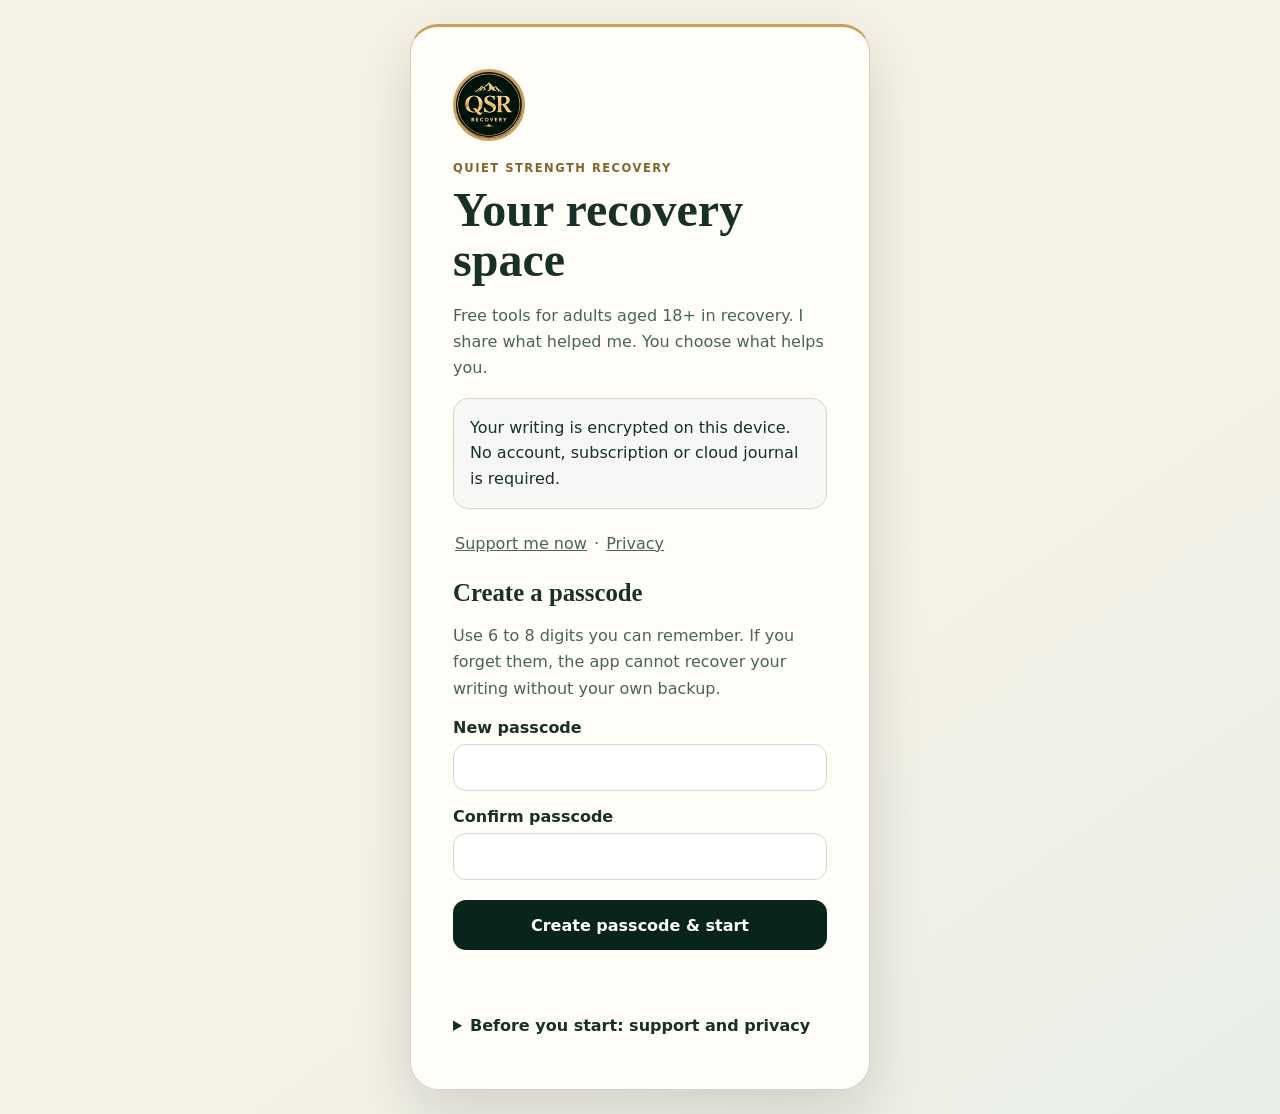
<file: index.html>
<!doctype html>
<html lang="en">
<head>
  <meta charset="utf-8" />
  <meta name="viewport" content="width=device-width, initial-scale=1, viewport-fit=cover" />
  <meta name="theme-color" content="#08241B" />
  <meta name="description" content="A free, optional self-guided recovery guide based on lived experience, with private on-device reflections, daily check-ins and practical tools." />
  <meta name="robots" content="index,follow" />
  <meta property="og:type" content="website" />
  <meta property="og:title" content="Quiet Strength Recovery — Free Recovery Guide" />
  <meta property="og:description" content="A free, optional self-guided recovery guide based on lived experience. Use what helps, leave what does not, at your own pace." />
  <meta property="og:image" content="https://quietstrengthrecovery.co.uk/apps/strength/assets/icon-512.png" />
  <meta property="og:image:alt" content="Quiet Strength Recovery QSR roundel logo" />
  <meta name="twitter:image" content="https://quietstrengthrecovery.co.uk/apps/strength/assets/icon-512.png" />
  <meta name="twitter:card" content="summary" />
  <meta name="twitter:title" content="Quiet Strength Recovery — Free Recovery Guide" />
  <meta name="twitter:description" content="A free, optional self-guided recovery guide based on lived experience. Use what helps, leave what does not, at your own pace." />
  <meta name="referrer" content="no-referrer" />
  <title>Quiet Strength Recovery | Free Recovery Guide</title>
  <link rel="manifest" href="manifest.webmanifest" />
  <link rel="icon" href="assets/icon.svg" />
  <link rel="apple-touch-icon" href="assets/icon-192.png" />
  <link rel="stylesheet" href="styles.css" />
  <link rel="stylesheet" href="explore.css" />
  <link rel="stylesheet" href="next-step.css" />
</head>
<body>
  <div id="app"></div>
  <noscript>This app needs JavaScript enabled.</noscript>
  <script src="support-now.js"></script>
  <script src="explore.js"></script>
  <script src="app.js"></script>
</body>
</html>
</file>
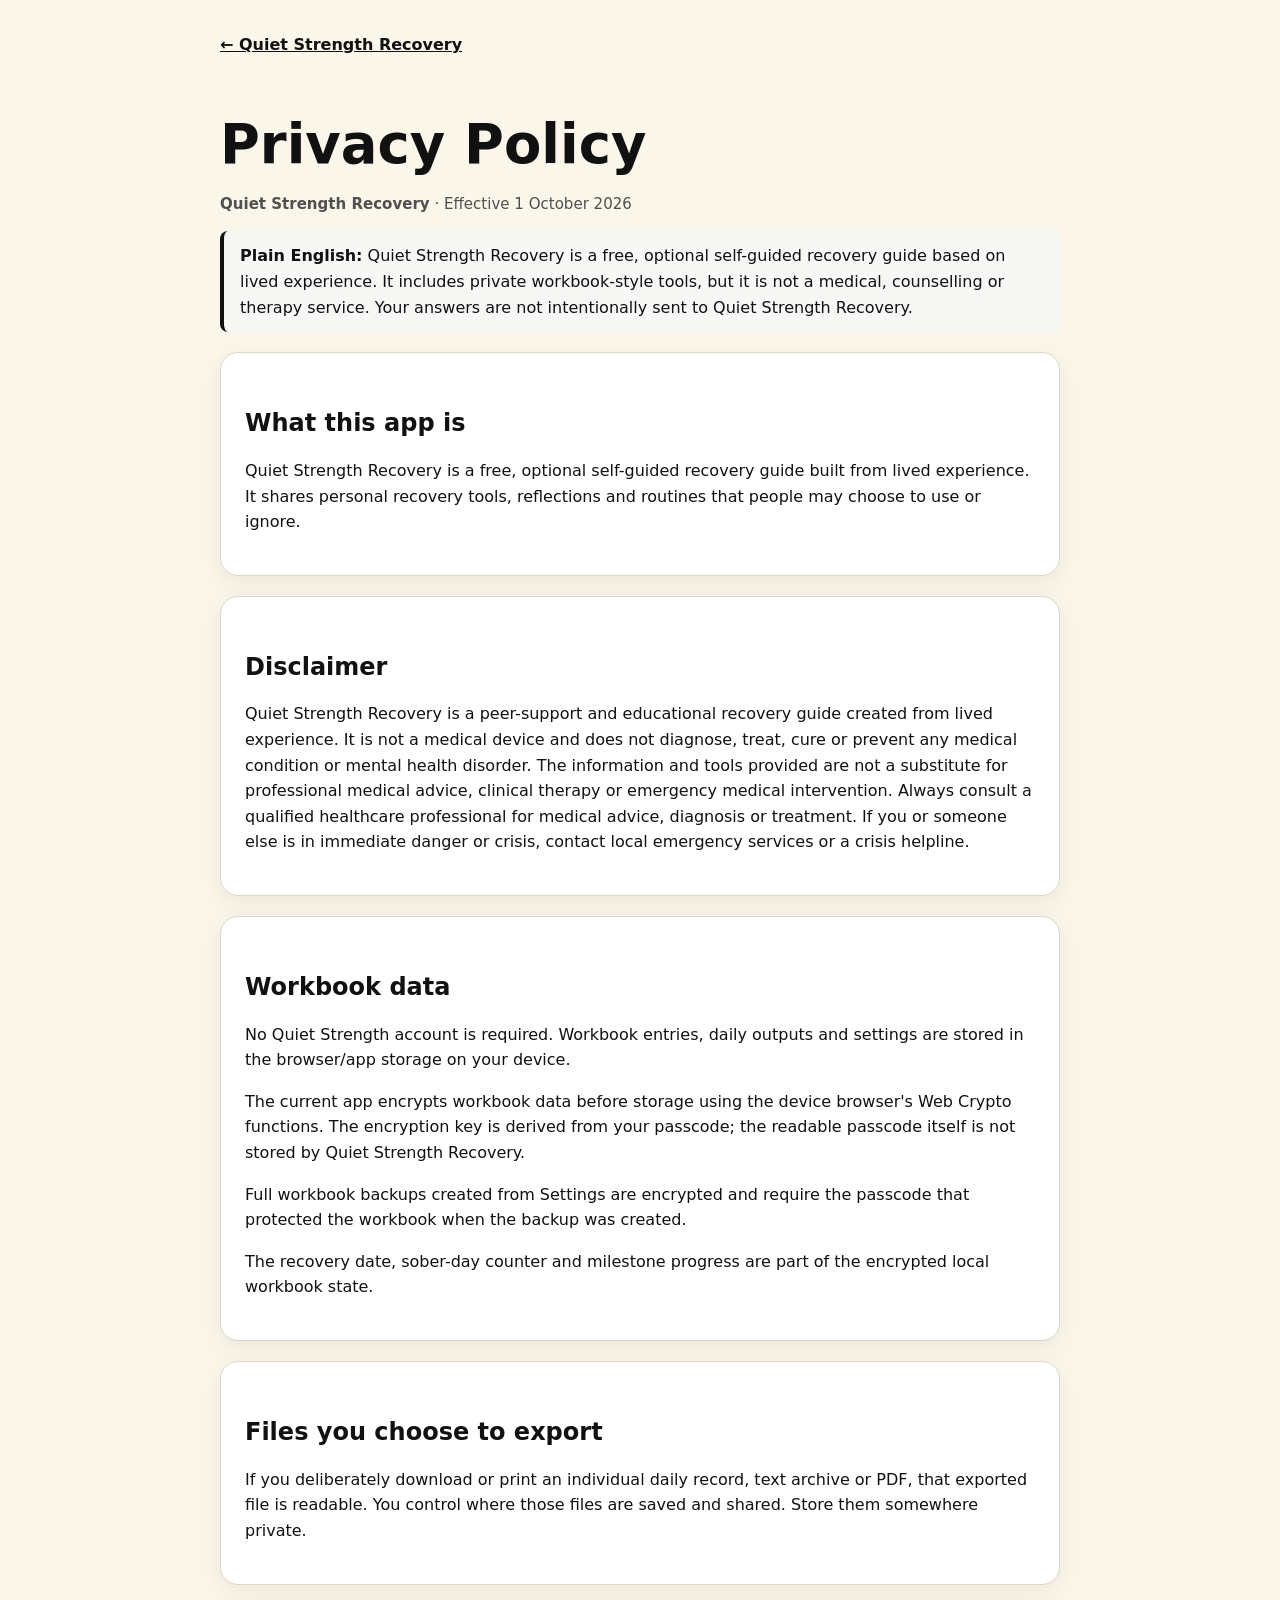
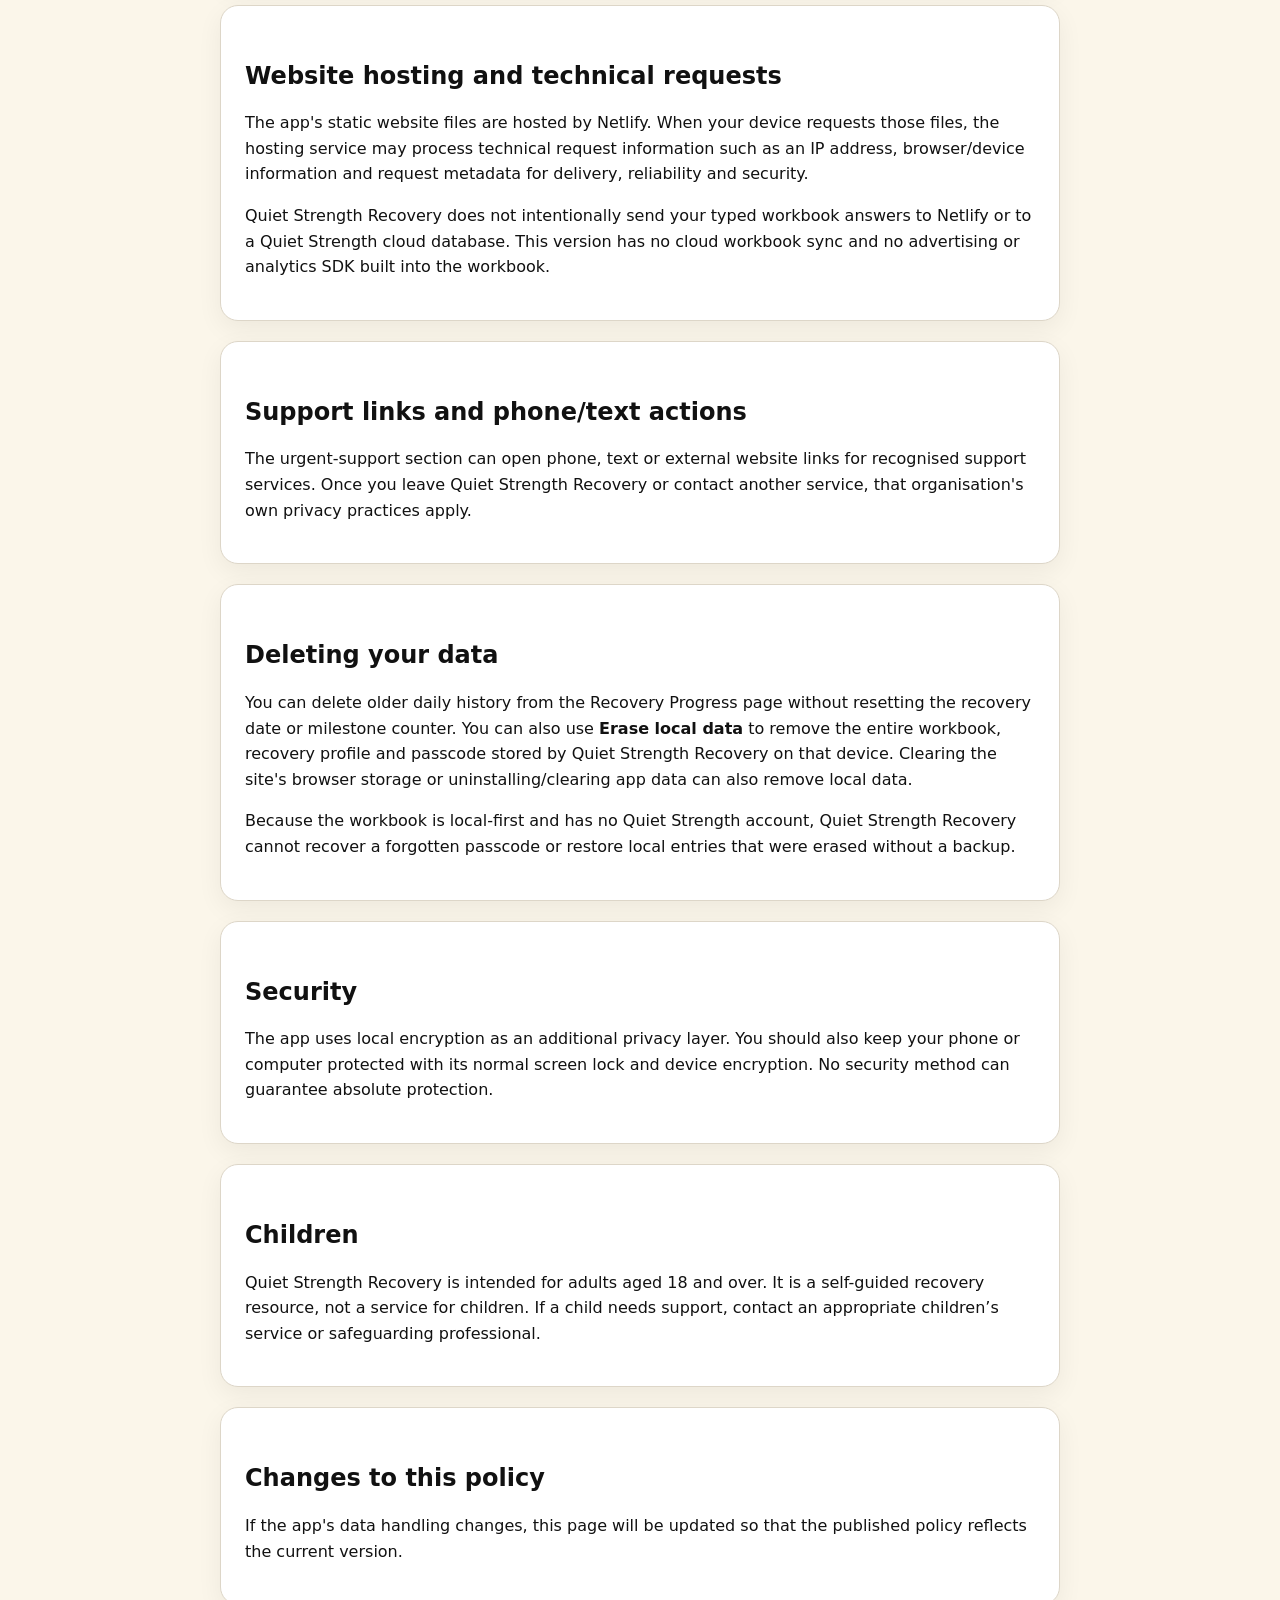
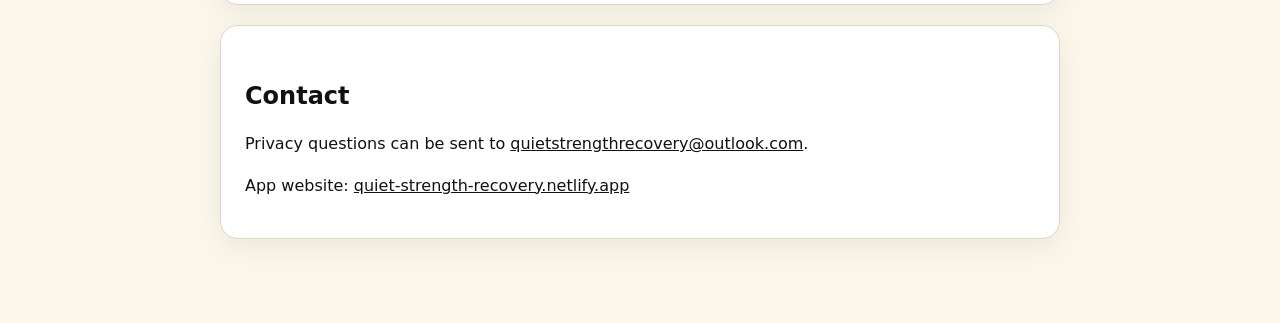
<file: privacy-policy.html>
<!doctype html>
<html lang="en">
<head>
  <meta charset="utf-8">
  <meta name="viewport" content="width=device-width, initial-scale=1">
  <meta name="theme-color" content="#111111">
  <title>Privacy Policy | Quiet Strength Recovery</title>
  <style>
    :root{font-family:system-ui,-apple-system,BlinkMacSystemFont,"Segoe UI",sans-serif;color:#111111;background:#FBF6EA;line-height:1.6}
    body{margin:0}.wrap{max-width:840px;margin:auto;padding:32px 20px 64px}h1,h2{line-height:1.2}h1{font-size:clamp(2rem,6vw,3.4rem);margin-bottom:.3rem}h2{margin-top:2rem}a{color:#111111}code{overflow-wrap:anywhere}.card{background:#FFFFFF;border:1px solid #DDD6C8;border-radius:18px;padding:24px;margin:20px 0;box-shadow:0 8px 26px rgba(17,17,17,.06)}.small{font-size:.94rem;color:#505050}.back{display:inline-block;margin-bottom:18px;font-weight:700}.notice{border-left:4px solid #111111;padding:12px 16px;background:#F7F7F5;border-radius:8px}
  </style>
</head>
<body>
<main class="wrap">
  <a class="back" href="/">← Quiet Strength Recovery</a>
  <h1>Privacy Policy</h1>
  <p class="small"><strong>Quiet Strength Recovery</strong> · Effective 1 October 2026</p>
  <div class="notice"><strong>Plain English:</strong> Quiet Strength Recovery is a free, optional self-guided recovery guide based on lived experience. It includes private workbook-style tools, but it is not a medical, counselling or therapy service. Your answers are not intentionally sent to Quiet Strength Recovery.</div>
  <section class="card">
    <h2>What this app is</h2>
    <p>Quiet Strength Recovery is a free, optional self-guided recovery guide built from lived experience. It shares personal recovery tools, reflections and routines that people may choose to use or ignore.</p>
  </section>
  <section class="card">
    <h2>Disclaimer</h2>
    <p>Quiet Strength Recovery is a peer-support and educational recovery guide created from lived experience. It is not a medical device and does not diagnose, treat, cure or prevent any medical condition or mental health disorder. The information and tools provided are not a substitute for professional medical advice, clinical therapy or emergency medical intervention. Always consult a qualified healthcare professional for medical advice, diagnosis or treatment. If you or someone else is in immediate danger or crisis, contact local emergency services or a crisis helpline.</p>
  </section>
  <section class="card">
    <h2>Workbook data</h2>
    <p>No Quiet Strength account is required. Workbook entries, daily outputs and settings are stored in the browser/app storage on your device.</p>
    <p>The current app encrypts workbook data before storage using the device browser's Web Crypto functions. The encryption key is derived from your passcode; the readable passcode itself is not stored by Quiet Strength Recovery.</p>
    <p>Full workbook backups created from Settings are encrypted and require the passcode that protected the workbook when the backup was created.</p>
    <p>The recovery date, sober-day counter and milestone progress are part of the encrypted local workbook state.</p>
  </section>
  <section class="card">
    <h2>Files you choose to export</h2>
    <p>If you deliberately download or print an individual daily record, text archive or PDF, that exported file is readable. You control where those files are saved and shared. Store them somewhere private.</p>
  </section>
  <section class="card">
    <h2>Website hosting and technical requests</h2>
    <p>The app's static website files are hosted by Netlify. When your device requests those files, the hosting service may process technical request information such as an IP address, browser/device information and request metadata for delivery, reliability and security.</p>
    <p>Quiet Strength Recovery does not intentionally send your typed workbook answers to Netlify or to a Quiet Strength cloud database. This version has no cloud workbook sync and no advertising or analytics SDK built into the workbook.</p>
  </section>
  <section class="card">
    <h2>Support links and phone/text actions</h2>
    <p>The urgent-support section can open phone, text or external website links for recognised support services. Once you leave Quiet Strength Recovery or contact another service, that organisation's own privacy practices apply.</p>
  </section>
  <section class="card">
    <h2>Deleting your data</h2>
    <p>You can delete older daily history from the Recovery Progress page without resetting the recovery date or milestone counter. You can also use <strong>Erase local data</strong> to remove the entire workbook, recovery profile and passcode stored by Quiet Strength Recovery on that device. Clearing the site's browser storage or uninstalling/clearing app data can also remove local data.</p>
    <p>Because the workbook is local-first and has no Quiet Strength account, Quiet Strength Recovery cannot recover a forgotten passcode or restore local entries that were erased without a backup.</p>
  </section>
  <section class="card">
    <h2>Security</h2>
    <p>The app uses local encryption as an additional privacy layer. You should also keep your phone or computer protected with its normal screen lock and device encryption. No security method can guarantee absolute protection.</p>
  </section>
  <section class="card">
    <h2>Children</h2>
    <p>Quiet Strength Recovery is intended for adults aged 18 and over. It is a self-guided recovery resource, not a service for children. If a child needs support, contact an appropriate children’s service or safeguarding professional.</p>
  </section>
  <section class="card">
    <h2>Changes to this policy</h2>
    <p>If the app's data handling changes, this page will be updated so that the published policy reflects the current version.</p>
  </section>
  <section class="card">
    <h2>Contact</h2>
    <p>Privacy questions can be sent to <a href="mailto:quietstrengthrecovery@outlook.com">quietstrengthrecovery@outlook.com</a>.</p>
    <p>App website: <a href="https://quiet-strength-recovery.netlify.app/">quiet-strength-recovery.netlify.app</a></p>
  </section>
</main>
</body>
</html>
</file>
<file: styles.css>
:root{
  --navy:#111111;--navy2:#111111;--ink:#111111;--muted:#505050;--cream:#FBF6EA;--paper:#FFFFFF;
  --gold:#C9A05B;--line:#DDD6C8;--blue:#F7F7F5;--green:#F7F7F5;--rose:#F7F7F5;--lav:#F7F7F5;--sand:#FBF6EA;
  --shadow:0 12px 32px rgba(17,17,17,.09);--radius:20px
}
*{box-sizing:border-box}html,body{margin:0;min-height:100%;background:var(--cream);color:var(--ink);font-family:Inter,ui-sans-serif,system-ui,-apple-system,BlinkMacSystemFont,"Segoe UI",sans-serif}
button,input,textarea,select{font:inherit}button{cursor:pointer}a{color:inherit}.app-shell{min-height:100vh;padding-bottom:88px}
.topbar{position:sticky;top:0;z-index:30;display:flex;align-items:center;justify-content:space-between;gap:12px;padding:14px clamp(16px,4vw,34px);background:rgba(17,17,17,.95);backdrop-filter:blur(14px);border-bottom:1px solid rgba(17,17,17,.22)}
.brand{display:flex;align-items:center;gap:12px;text-decoration:none}.brand-mark{width:42px;height:42px;border-radius:50%;display:grid;place-items:center;background:var(--navy);color:#FFFFFF;font-weight:800;letter-spacing:.5px;border:2px solid var(--gold);overflow:hidden}.brand-mark img{width:100%;height:100%;display:block;object-fit:cover}
.brand-title{font-family:Georgia,"Times New Roman",serif;font-weight:700;font-size:1.05rem;line-height:1.05}.brand-sub{font-size:.72rem;color:var(--muted);margin-top:3px}.top-actions{display:flex;align-items:center;gap:8px}.status-pill{font-size:.74rem;padding:7px 10px;border-radius:999px;background:#FFFFFF;border:1px solid var(--line);white-space:nowrap}.status-dot{display:inline-block;width:7px;height:7px;border-radius:50%;background:#505050;margin-right:6px}
main{width:min(1140px,100%);margin:0 auto;padding:clamp(20px,4vw,46px)}.hero{background:linear-gradient(135deg,var(--navy),#505050);color:#FFFFFF;border-radius:28px;padding:clamp(28px,6vw,64px);box-shadow:var(--shadow);position:relative;overflow:hidden}.hero:after{content:"";position:absolute;width:260px;height:260px;border-radius:50%;border:1px solid rgba(17,17,17,.42);right:-80px;top:-80px}.eyebrow{font-size:.72rem;font-weight:800;letter-spacing:.13em;text-transform:uppercase;color:var(--gold);margin-bottom:10px}.hero h1,.page-head h1{font-family:Georgia,"Times New Roman",serif;margin:.1em 0 .28em;line-height:1.05}.hero h1{font-size:clamp(2.25rem,7vw,4.7rem)}.hero p{max-width:720px;font-size:clamp(1rem,2.5vw,1.18rem);line-height:1.7;color:#F7F7F5}.hero-quote{margin-top:20px;font-family:Georgia,"Times New Roman",serif;font-size:clamp(1.2rem,3vw,1.6rem);max-width:760px}.hero-actions{display:flex;flex-wrap:wrap;gap:10px;margin-top:24px}.hero-btn{padding:12px 16px;border-radius:13px;text-decoration:none;font-weight:800;background:#FFFFFF;color:var(--navy)}.hero-btn.alt{background:transparent;color:#FFFFFF;border:1px solid rgba(255,255,255,.38)}
.grid{display:grid;grid-template-columns:repeat(12,1fr);gap:16px;margin-top:20px}.card{background:var(--paper);border:1px solid var(--line);border-radius:var(--radius);padding:20px;box-shadow:0 7px 22px rgba(17,17,17,.05)}.card h2,.card h3{margin-top:0}.action-card{grid-column:span 4;min-height:165px;display:flex;flex-direction:column;justify-content:space-between;transition:.18s ease;text-decoration:none}.action-card:hover{transform:translateY(-2px);box-shadow:var(--shadow)}.action-card.primary{background:var(--navy);color:#FFFFFF;border-color:var(--navy)}.action-card.soft-blue{background:var(--blue)}.action-card.soft-green{background:var(--green)}.action-card.soft-lav{background:var(--lav)}.action-card.soft-rose{background:var(--rose)}.action-card.soft-sand{background:var(--sand)}.action-icon{font-size:1.5rem}.card-title{font-family:Georgia,"Times New Roman",serif;font-size:1.35rem;font-weight:700;margin:.25rem 0}.card-copy{color:var(--muted);font-size:.9rem;line-height:1.55}.primary .card-copy{color:#F7F7F5}.arrow{font-weight:800;color:var(--gold)}
.section-title{margin:42px 0 14px;font-family:Georgia,"Times New Roman",serif;font-size:1.8rem}.page-head{margin-bottom:24px}.page-head h1{font-size:clamp(2rem,6vw,3.5rem)}.page-head p{color:var(--muted);font-size:1rem;line-height:1.7;max-width:820px}.toolbar{display:flex;gap:10px;flex-wrap:wrap;margin:18px 0}.btn{border:0;border-radius:13px;padding:11px 15px;font-weight:750;background:var(--navy);color:#FFFFFF;text-decoration:none;display:inline-block}.btn.secondary{background:#FFFFFF;color:var(--ink);border:1px solid var(--line)}.btn.danger{background:#8f2f2f}.btn.gold{background:var(--gold);color:var(--ink)}.field{margin:16px 0}.field label{display:block;font-weight:800;margin-bottom:7px}.field small{display:block;color:var(--muted);margin:4px 0 8px;line-height:1.5}.field input,.field textarea,.field select{width:100%;border:1px solid #DDD6C8;background:#FFFFFF;border-radius:13px;padding:13px;color:var(--ink);outline:none;transition:border .15s,box-shadow .15s}.field textarea{min-height:110px;resize:vertical;line-height:1.5}.field input:focus,.field textarea:focus,.field select:focus{border-color:var(--gold);box-shadow:0 0 0 3px rgba(17,17,17,.18)}
.tool-grid{display:grid;grid-template-columns:repeat(2,minmax(0,1fr));gap:16px}.brave-step{display:grid;grid-template-columns:52px 1fr;gap:13px;align-items:start}.brave-letter{width:48px;height:48px;border-radius:50%;display:grid;place-items:center;background:var(--navy);color:#FFFFFF;font-family:Georgia,serif;font-size:1.4rem;font-weight:800}.choice-grid{display:grid;grid-template-columns:repeat(2,minmax(0,1fr));gap:12px}.choice{border:1px solid var(--line);border-radius:15px;padding:14px;background:#FFFFFF}.choice input{margin-right:8px}.choice.checked{border-color:var(--gold);background:var(--sand)}.feeling-grid{di
splay:grid;grid-template-columns:repeat(3,1fr);gap:10px}.feeling-btn{padding:14px;border:1px solid var(--line);border-radius:14px;background:#FFFFFF;font-weight:800}.feeling-btn.active{background:var(--navy);color:#FFFFFF;border-color:var(--navy)}.subfeelings,.chip-row{display:flex;flex-wrap:wrap;gap:8px;margin-top:12px}.chip{border:1px solid var(--line);background:#FFFFFF;border-radius:999px;padding:8px 11px}.chip.active{background:var(--gold);border-color:var(--gold);color:#111111}.balance-layout{display:grid;grid-template-columns:minmax(300px,.9fr) minmax(300px,1.1fr);gap:24px;align-items:center}.wheel-wrap{display:grid;place-items:center}.wheel{width:min(100%,390px);aspect-ratio:1}.wheel text{font-size:10px;fill:var(--ink);font-weight:700}.wheel .ring{fill:none;stroke:#DDD6C8;stroke-width:1}.wheel .spoke{stroke:#DDD6C8;stroke-width:1}.wheel .shape{fill:rgba(17,17,17,.20);stroke:var(--navy);stroke-width:2}.wheel .point{fill:var(--gold);stroke:var(--navy);stroke-width:1.2}.balance-row{display:grid;grid-template-columns:130px 1fr 42px;align-items:center;gap:12px;margin:12px 0}.balance-row input[type=range]{width:100%;accent-color:var(--navy)}.balance-num{font-weight:800;text-align:center;background:#FFFFFF;border:1px solid var(--line);border-radius:10px;padding:6px}
.support-map{position:relative;min-height:650px;margin-top:20px}.support-center{position:absolute;left:50%;top:50%;transform:translate(-50%,-50%);width:150px;height:150px;border-radius:50%;display:grid;place-items:center;text-align:center;background:var(--navy);color:#FFFFFF;border:3px solid var(--gold);z-index:2;font-family:Georgia,serif}.support-node{position:absolute;width:220px}.node-1{left:50%;top:2%;transform:translateX(-50%)}.node-2{right:3%;top:18%}.node-3{right:0;top:43%}.node-4{right:12%;bottom:5%}.node-5{left:12%;bottom:5%}.node-6{left:0;top:43%}.node-7{left:3%;top:18%}.node-8{left:50%;bottom:0;transform:translateX(-50%)}.support-node input{width:100%;border:1px solid var(--line);background:#FFFFFF;border-radius:13px;padding:12px}.support-node label{display:block;font-size:.78rem;font-weight:800;margin:0 0 6px}.list{display:grid;gap:10px}.list-item{display:flex;justify-content:space-between;align-items:center;gap:12px;padding:15px 17px;background:#FFFFFF;border:1px solid var(--line);border-radius:14px;text-decoration:none}.list-item:hover{border-color:var(--gold)}.list-number{width:32px;height:32px;border-radius:50%;display:grid;place-items:center;background:var(--navy);color:#FFFFFF;font-weight:800;flex:0 0 auto}.list-main{flex:1}.list-title{font-weight:800}.list-meta{font-size:.8rem;color:var(--muted);margin-top:3px}.notice{padding:16px;border-radius:15px;background:#F7F7F5;border:1px solid #DDD6C8;line-height:1.6;color:var(--ink)}.safety{background:var(--navy);color:#FFFFFF;border-radius:16px;padding:16px;line-height:1.55}.quote{font-family:Georgia,"Times New Roman",serif;font-size:1.25rem;border-left:4px solid var(--gold);padding-left:16px;line-height:1.5}.mini-quote{font-family:Georgia,"Times New Roman",serif;font-size:1.05rem;line-height:1.55}.divider{height:1px;background:var(--line);margin:22px 0}.tag{display:inline-flex;align-items:center;border-radius:999px;background:var(--green);padding:6px 9px;font-size:.75rem;font-weight:800;margin:3px}.tag.amber{background:var(--sand)}.tag.red{background:var(--rose)}
.dashboard{display:grid;grid-template-columns:1.15fr .85fr;gap:16px;margin-top:20px}.dash-stack{display:grid;gap:16px}.snapshot{background:var(--paper);border:1px solid var(--line);border-radius:var(--radius);padding:20px}.snapshot h3{font-family:Georgia,serif;font-size:1.4rem;margin:0 0 6px}.snapshot-value{font-size:1.4rem;font-weight:850;margin:12px 0}.empty{color:var(--muted);line-height:1.6}.recent-links{display:flex;flex-wrap:wrap;gap:8px;margin-top:12px}.recent-link{padding:9px 11px;border-radius:999px;border:1px solid var(--line);background:#FFFFFF;text-decoration:none;font-size:.84rem;font-weight:750}.progress-free{padding:14px;border-radius:15px;background:var(--green);line-height:1.6}.history-card{display:grid;grid-template-columns:110px 1fr auto;gap:14px;align-items:center;padding:15px 17px;background:#FFFFFF;border:1px solid var(--line);border-radius:14px;text-decoration:none}.history-date{font-weight:850}.history-summary{color:var(--muted);font-size:.88rem;white-space:nowrap;overflow:hidden;text-overflow:ellipsis}.page-grid{display:grid;grid-template-columns:repeat(2,minmax(0,1fr));gap:16px}.info-panel{padding:18px;border-radius:16px;background:#FFFFFF;border:1px solid var(--line)}.info-panel h3{font-family:Georgia,serif;margin-top:0}.info-panel p,.info-panel li{line-height:1.6}.sequence{display:flex;gap:7px;flex-wrap:wrap;align-items:center;margin:14px 0}.sequence span{padding:9px 11px;border-radius:999px;background:var(--blue);font-weight:800;font-size:.8rem}.sequence b{color:var(--gold)}.roles-grid,.values-grid{display:grid;grid-template-columns:repeat(2,minmax(0,1fr));gap:12px}.role-card{border:1px solid var(--line);background:#FFFFFF;border-radius:15px;padding:15px}.role-card h4{margin:0 0 7px;font-family:Georgia,serif;font-size:1.15rem}.role-card p{margin:0;color:var(--muted);font-size:.88rem;line-height:1.5}.category-grid{display:grid;grid-template-columns:repeat(2,minmax(0,1fr));gap:12px}.category-box{background:#FFFFFF;border:1px solid var(--line);border-radius:14px;padding:14px}.category-box label{font-weight:800;display:block;margin-bottom:7px}.category-box input{width:100%;border:0;border-top:1px solid var(--line);padding:10px 0 0;outline:none;background:transparent}.ground-options{display:grid;grid-template-columns:repeat(2,minmax(0,1fr));gap:12px}.ground-card{border:1px solid var(--line);border-radius:15px;padding:15px;background:#FFFFFF}.ground-card h4{margin:0 0 7px}.ground-card p{margin:0;color:var(--muted);line-height:1.5}.help-now{background:linear-gradient(135deg,#6f2525,#934444);color:#FFFFFF;border-radius:24px;padding:26px}.help-now h2{font-family:Georgia,serif;font-size:2rem;margin-top:0}.help-now p{line-height:1.65}.help-actions{display:grid;grid-template-columns:repeat(2,minmax(0,1fr));gap:12px;margin-top:18px}.help-action{background:#FFFFFF;color:var(--ink);border-radius:14px;padding:15px;text-decoration:none;font-weight:800}.help-action small{display:block;color:var(--muted);font-weight:500;margin-top:4px;line-height:1.4}.pdf-frame{width:100%;height:75vh;border:1px solid var(--line);border-radius:18px;background:#FFFFFF}
.bottom-nav{position:fixed;bottom:0;left:0;right:0;z-index:40;display:grid;grid-template-columns:repeat(5,1fr);background:rgba(17,17,17,.97);backdrop-filter:blur(14px);border-top:1px solid var(--line);padding:8px max(8px,env(safe-area-inset-right)) calc(8px + env(safe-area-inset-bottom)) max(8px,env(safe-area-inset-left))}.nav-btn{text-decoration:none;text-align:center;font-size:.7rem;color:var(--muted);padding:7px 3px;border-radius:12px}.nav-btn b{display:block;font-size:1.15rem;margin-bottom:3px}.nav-btn.active{background:var(--navy);color:#FFFFFF}.footer{margin:42px 0 70px;color:var(--muted);font-size:.8rem;text-align:center;line-height:1.6}
@media(max-width:880px){.action-card{grid-column:span 6}.tool-grid,.dashboard,.balance-layout,.page-grid{grid-template-columns:1fr}.support-map{min-height:auto;display:grid;grid-template-columns:1fr;gap:10px}.support-center,.support-node{position:static;transform:none;width:auto}.support-center{height:auto;border-radius:18px;padding:18px}.roles-grid,.values-grid,.category-grid,.ground-options{grid-template-columns:1fr 1fr}.feeling-grid{grid-template-columns:repeat(2,1fr)}}
@media(max-width:560px){main{padding:18px 14px 30px}.topbar{padding:10px 12px}.brand-sub{display:none}.status-pill{font-size:.64rem;padding:6px 8px}.action-card{grid-column:span 12}.hero{border-radius:22px;padding:28px 20px}.choice-grid,.roles-grid,.values-grid,.category-grid,.ground-options,.help-actions{grid-template-columns:1fr}.balance-row{grid-template-columns:92px 1fr 38px}.history-card{grid-template-columns:1fr auto}.history-summary{grid-column:1/-1}.top-actions .btn{display:none}}
@media print{.topbar,.bottom-nav,.toolbar{display:none!important}.app-shell{padding:0}main{width:100%;padding:0}.card{box-shadow:none}}

/* v1.0 daily archive + accessibility */
.complete-panel{margin-top:26px;padding:20px;border:2px solid var(--gold);border-radius:18px;background:linear-gradient(135deg,#FFFFFF,var(--sand));display:flex;align-items:center;justify-content:space-between;gap:18px}.complete-panel h3{margin:.1rem 0 .4rem;font-family:Georgia,serif;font-size:1.45rem}.complete-panel p{margin:0;color:var(--muted);line-height:1.55;max-width:680px}
.history-card.completed{border-left:5px solid #505050}.history-date small{display:block;color:var(--muted);font-weight:500;font-size:.72rem;margin-top:4px}.history-status{display:inline-block;border-radius:999px;padding:5px 8px;font-size:.7rem;font-weight:850;margin-bottom:5px}.history-status.done{background:var(--green)}.history-status.draft{background:var(--sand)}.history-actions{display:flex;gap:8px;flex-wrap:wrap;justify-content:flex-end}.history-actions .btn{padding:8px 10px;font-size:.78rem}.archive-search{max-width:620px}
.daily-report{background:#FFFFFF;border:1px solid var(--line);border-radius:24px;padding:clamp(22px,5vw,52px);box-shadow:var(--shadow);max-width:880px;margin:0 auto}.report-brand{display:flex;gap:16px;align-items:center;padding-bottom:18px;border-bottom:2px solid var(--gold)}.report-brand h2{font-family:Georgia,serif;font-size:2rem;margin:0}.report-meta{display:flex;flex-wrap:wrap;justify-content:space-between;gap:8px;padding:16px 0;border-bottom:1px solid var(--line);color:var(--muted)}.report-meta strong{color:var(--ink)}.report-block{padding:17px 0;border-bottom:1px solid var(--line)}.report-block h3{font-family:Georgia,serif;margin:0 0 8px;font-size:1.15rem}.report-block p{margin:0;line-height:1.7;white-space:normal}.report-block ol{margin:.4rem 0 0;padding-left:1.3rem;line-height:1.8}.report-chips{display:flex;flex-wrap:wrap;gap:7px}.report-chips span{padding:7px 9px;border-radius:999px;background:var(--sand);font-size:.8rem;font-weight:750}.report-footer{padding-top:22px;font-family:Georgia,serif;font-size:1.12rem;text-align:center;color:var(--navy)}
html[data-textsize="large"]{font-size:112.5%}html[data-textsize="xlarge"]{font-size:125%}.high-contrast{--ink:#111111;--muted:#111111;--cream:#FFFFFF;--paper:#FFFFFF;--line:#505050;--navy:#111111;--gold:#7A5A1E}.high-contrast input,.high-contrast textarea,.high-contrast .card,.high-contrast .snapshot{border-width:2px}
@media(prefers-reduced-motion:reduce){*{scroll-behavior:auto!important;transition:none!important;animation:none!important}}
@media(max-width:700px){.complete-panel{align-items:stretch;flex-direction:column}.complete-panel .btn{width:100%}.history-actions{justify-content:flex-start}.report-meta{flex-direction:column}}
@media print{body{background:#FFFFFF}.daily-report{border:0;box-shadow:none;max-width:none;padding:0}.footer{display:none!important}.page-head{display:none}.no-print{display:none!important}}


/* v1.1 — always-available workbook Previous / Next navigation */
.workbook-pager{margin:28px 0 18px;padding:14px;border:1px solid var(--line);border-radius:18px;background:rgba(17,17,17,.98);box-shadow:0 8px 24px rgba(17,17,17,.08)}
.pager-progress{text-align:center;color:var(--muted);font-size:.76rem;font-weight:850;letter-spacing:.04em;text-transform:uppercase;margin-bottom:10px}
.pager-buttons{display:grid;grid-template-columns:1fr 1.2fr;gap:10px}
.pager-btn{display:flex;align-items:center;gap:12px;min-height:64px;padding:11px 14px;border-radius:14px;text-decoration:none;border:1px solid var(--line);background:#FFFFFF;color:var(--ink)}
.pager-btn.next{justify-content:space-between;background:var(--navy);color:#FFFFFF;border-color:var(--navy)}
.pager-btn.previous{justify-content:flex-start}
.pager-btn small{display:block;font-size:.68rem;font-weight:800;letter-spacing:.06em;text-transform:uppercase;opacity:.72;margin-bottom:2px}
.pager-btn strong{display:block;font-family:Georgia,"Times New Roman",serif;font-size:1rem;line-height:1.15}
.pager-arrow{font-size:1.45rem;font-weight:900;line-height:1;color:var(--gold)}
.pager-btn.next .pager-arrow{color:var(--gold)}
.pager-btn:hover{border-color:var(--gold);transform:translateY(-1px)}
@media(max-width:560px){.workbook-pager{position:sticky;bottom:76px;z-index:35;margin-left:-4px;margin-right:-4px;padding:9px;border-radius:16px}.pager-progress{margin-bottom:7px}.pager-buttons{grid-template-columns:.82fr 1.18fr;gap:7px}.pager-btn{min-height:58px;padding:9px 10px;gap:8px}.pager-btn strong{font-size:.88rem}.pager-arrow{font-size:1.2rem}}

/* v1.2 QA — keyboard focus */
a:focus-visible,button:focus-visible,input:focus-visible,textarea:focus-visible,select:focus-visible{
  outline:3px solid var(--gold);
  outline-offset:3px;
}


/* v1.3 — privacy passcode lock */
.auth-shell{min-height:100vh;display:grid;place-items:center;padding:24px;background:radial-gradient(circle at top,#F7F7F5 0,#FBF6EA 45%,#FBF6EA 100%)}
.auth-card{width:min(460px,100%);background:var(--paper);border:1px solid var(--line);border-radius:28px;padding:clamp(24px,6vw,42px);box-shadow:0 22px 60px rgba(17,17,17,.14);text-align:left}
.auth-card h1{font-family:Georgia,"Times New Roman",serif;font-size:clamp(2rem,7vw,3rem);line-height:1.05;margin:.12em 0 .35em}
.auth-card>p{color:var(--muted);line-height:1.65}
.auth-mark{width:72px;height:72px;border-radius:50%;display:grid;place-items:center;background:var(--navy);color:#FFFFFF;border:3px solid var(--gold);font-family:Georgia,serif;font-weight:800;font-size:1.35rem;margin-bottom:20px;position:relative;overflow:hidden}.auth-mark img{width:100%;height:100%;display:block;object-fit:cover}
.auth-mark.locked:after{content:"🔒";position:absolute;transform:translate(28px,25px);font-family:system-ui;font-size:1rem;background:#FFFFFF;border:1px solid var(--line);border-radius:50%;width:30px;height:30px;display:grid;place-items:center}
.auth-primary{width:100%;min-height:50px;margin-top:4px}
.auth-error{min-height:1.4em;color:#8f2f2f;font-weight:700;font-size:.9rem;line-height:1.45;margin:12px 0 0}
.auth-note{margin-top:20px;padding:14px;border-radius:14px;background:var(--sand);color:var(--muted);font-size:.82rem;line-height:1.55}
.link-button{display:block;margin:12px auto 0;border:0;background:transparent;color:var(--navy);font-weight:800;text-decoration:underline;padding:8px}
.lock-button{border:1px solid var(--line);background:#FFFFFF;color:var(--ink);border-radius:12px;padding:9px 11px;font-weight:800;white-space:nowrap}
.lock-button:hover{border-color:var(--gold)}
@media(max-width:560px){.lock-button span{display:none}.lock-button{padding:8px 10px}.auth-shell{padding:14px}.auth-card{border-radius:22px}}


/* v1.4 — client delivery and install experience */
.client-auth{max-width:680px}
.first-use-points,.privacy-list{display:grid;gap:10px;margin:18px 0}
.first-use-points>div,.privacy-list>div{display:grid;gap:4px;padding:14px 15px;border:1px solid var(--line);border-radius:15px;background:rgba(255,255,255,.72)}
.first-use-points strong,.privacy-list strong{font-size:.92rem}
.first-use-points span,.privacy-list span{font-size:.86rem;line-height:1.55;color:var(--muted)}
.auth-divider{height:1px;background:var(--line);margin:22px 0}
.auth-card h2{font-family:Georgia,"Times New Roman",serif;margin:0 0 8px;font-size:1.55rem}
.auth-links{margin-top:15px;text-align:center}
.auth-links a,.client-privacy-link a{color:var(--navy);font-weight:800;text-decoration-thickness:1px;text-underline-offset:3px}
.install-panel,.client-ready{margin:22px 0;background:linear-gradient(135deg,#F7F7F5,#FFFFFF);border:1px solid #DDD6C8;border-radius:20px;padding:20px;box-shadow:0 7px 22px rgba(17,17,17,.04)}
.install-panel h3{font-family:Georgia,"Times New Roman",serif;font-size:1.35rem;margin:.15rem 0 .5rem}
.install-panel p,.client-ready p{color:var(--muted);line-height:1.6;margin:.35rem 0}
.install-steps{display:flex;flex-wrap:wrap;gap:8px;margin-top:12px}
.install-steps span{background:white;border:1px solid var(--line);border-radius:999px;padding:8px 11px;font-size:.8rem;font-weight:800}
.client-ready{display:grid;grid-template-columns:48px 1fr;gap:14px;align-items:start;background:var(--green);border-color:#DDD6C8}
.client-ready-icon{width:44px;height:44px;border-radius:50%;display:grid;place-items:center;background:var(--navy);color:white;font-weight:900}
.client-privacy-link{margin:4px 0 22px;text-align:center}
.footer a{color:inherit;text-decoration:underline;text-underline-offset:3px;display:inline-block;padding:11px 4px}
.btn:disabled{opacity:.55;cursor:not-allowed}
@media(max-width:560px){
  .first-use-points>div,.privacy-list>div{padding:12px}
  .install-panel,.client-ready{padding:16px;border-radius:17px}
  .client-ready{grid-template-columns:40px 1fr}
  .client-ready-icon{width:38px;height:38px}
}

.urgent-support{margin:18px 0;padding:22px;border:2px solid #DDD6C8;background:#FFFFFF;color:#291d1d;line-height:1.65}
.urgent-support .eyebrow{color:#7c2929}
.urgent-support h2{margin:.15rem 0 .5rem;font-family:Georgia,"Times New Roman",serif;font-size:1.55rem}
.urgent-support h3{margin:14px 0 4px;font-size:1.05rem}
.urgent-support p{margin:8px 0}
.urgent-actions{display:flex;flex-wrap:wrap;gap:10px;margin:12px 0}
.urgent-actions .btn{min-height:48px;display:inline-flex;align-items:center;justify-content:center}
.btn.emergency-btn{background:#8f2020;color:#FFFFFF}
.btn.urgent-secondary{background:#111111;color:#FFFFFF}
.urgent-divider{height:1px;background:#DDD6C8;margin:16px 0}
.urgent-small{font-size:.88rem;color:#111111}
.urgent-country-field{display:grid;gap:7px;margin:16px 0 10px}
.urgent-country-field label{font-weight:800}
.urgent-country-field select{width:100%;min-height:48px;padding:10px 12px;border:2px solid #505050;border-radius:10px;background:#FFFFFF;color:#291d1d;font:inherit}
.urgent-country-panel{margin:10px 0;padding:16px;border:1px solid #DDD6C8;border-radius:12px;background:#FFFFFF}
.urgent-country-panel h3:first-child{margin-top:0}
.urgent-country-panel .urgent-actions{margin:10px 0}
.urgent-country-panel .urgent-links{font-size:.93rem}
.urgent-screen{width:min(840px,100%);margin:0 auto;padding:clamp(18px,4vw,38px)}
.urgent-back{display:inline-block;margin:0 0 14px;font-weight:750;text-underline-offset:3px}
.urgent-screen-card{padding:clamp(20px,5vw,40px);border-radius:22px;background:#FFFFFF;box-shadow:var(--shadow)}
.urgent-screen-card>h1{font-family:Georgia,"Times New Roman",serif;font-size:clamp(2rem,7vw,3.2rem);margin:.2rem 0 1rem}
.urgent-screen .urgent-support{margin:0}
@media(max-width:560px){.urgent-actions{display:grid;grid-template-columns:1fr 1fr}.urgent-actions .btn{width:100%;min-height:52px}.urgent-screen{padding:14px}.urgent-screen-card{padding:18px;border-radius:16px}.urgent-support{padding:17px}}

.recovery-grid{display:grid;grid-template-columns:minmax(0,1.15fr) minmax(0,.85fr);gap:18px;margin:18px 0}
.recovery-summary{display:grid;gap:14px}
.sober-badge{display:grid;place-items:center;text-align:center;min-height:170px;padding:24px;border:2px solid var(--line);border-radius:24px;background:var(--paper)}
.sober-badge strong{font-family:Georgia,"Times New Roman",serif;font-size:clamp(2.2rem,8vw,4.4rem);line-height:1}
.sober-badge span{margin-top:10px;font-weight:700;opacity:.78}
.sober-badge.unset strong{font-size:clamp(1.6rem,5vw,2.4rem)}
.small-note{font-size:.9rem;line-height:1.55;opacity:.78}
.progress-stats{display:grid;grid-template-columns:repeat(2,minmax(0,1fr));gap:10px;margin:14px 0}
.progress-stats>div{display:grid;gap:3px;padding:14px;border:1px solid var(--line);border-radius:14px;background:var(--paper)}
.progress-stats strong{font-size:1.45rem}
.progress-stats span{font-size:.85rem;opacity:.75}
.milestone-grid{display:grid;grid-template-columns:repeat(auto-fit,minmax(210px,1fr));gap:12px;margin:12px 0 22px}
.milestone-card{display:grid;grid-template-columns:auto 1fr;gap:12px;align-items:center;padding:16px;border:1px solid var(--line);border-radius:16px;background:var(--card)}
.milestone-card .btn{grid-column:1/-1;justify-self:start}
.milestone-card.locked{opacity:.56}
.milestone-medal{display:grid;place-items:center;width:48px;height:48px;border:2px solid currentColor;border-radius:50%;font-size:1.5rem;font-weight:900}
.milestone-card strong,.milestone-card span{display:block}
.milestone-card span{margin-top:3px;font-size:.86rem;opacity:.72}
.storage-cleanup{margin-top:18px}
.certificate-actions{max-width:900px;margin:0 auto 16px}
.certificate-page{max-width:900px;margin:0 auto;padding:clamp(28px,7vw,72px);text-align:center;border:3px double var(--ink);background:var(--paper);box-shadow:var(--shadow)}
.certificate-mark,.certificate-seal{display:grid;place-items:center;margin:0 auto 18px;width:72px;height:72px;border:2px solid currentColor;border-radius:50%;font-family:Georgia,"Times New Roman",serif;font-size:1.7rem;font-weight:900}
.certificate-page h1{font-family:Georgia,"Times New Roman",serif;font-size:clamp(2rem,7vw,3.8rem);margin:.3rem 0 1.5rem}
.certificate-lead{font-size:1.05rem;opacity:.78}
.certificate-name{font-family:Georgia,"Times New Roman",serif;font-size:clamp(1.8rem,6vw,3.2rem);margin:14px 0}
.certificate-milestone{font-family:Georgia,"Times New Roman",serif;font-size:clamp(2rem,7vw,4rem);font-weight:800;margin:12px 0}
.certificate-days{font-size:1.15rem;font-weight:800}
.certificate-note{max-width:620px;margin:24px auto 0;font-size:.82rem;line-height:1.5;opacity:.7}
@media(max-width:720px){.recovery-grid{grid-template-columns:1fr}.progress-stats{grid-template-columns:1fr 1fr}.milestone-grid{grid-template-columns:1fr}}
@media print{.topbar,.bottom-nav,.footer,.certificate-actions{display:none!important}.app-shell main{padding:0!important}.certificate-page{box-shadow:none;max-width:none;min-height:92vh;display:flex;flex-direction:column;justify-content:center}}

/* Hide private pages while the browser reports backgrounding. */
.privacy-cover{position:fixed;inset:0;z-index:99999;background:#111111;display:grid;place-items:center;color:#FFFFFF}.privacy-cover-mark{display:grid;justify-items:center;gap:18px;font-weight:700}.privacy-cover-mark img{width:72px;height:72px}.privacy-obscured .app-shell{visibility:hidden}.save-warning{white-space:normal!important;max-width:190px;background:#FBF6EA!important;color:#8b2020!important;border:1px solid #ae4949!important;font-weight:700}.auth-details{margin-top:22px}.auth-details summary{cursor:pointer;font-weight:700;padding:12px 0}.auth-details p{line-height:1.6}


/* QSR shared identity — 26 October 2026. */
:root{color-scheme:light;--qsr-white:#FFFFFF;--qsr-black:#111111;--qsr-gold:#C9A05B;--qsr-gold-ink:#7A5A1E;--navy:#111111;--navy2:#252525;--navy-deep:#000000;--ink:#111111;--muted:#505050;--paper:#FFFFFF;--cream:#FFFFFF;--gold:#C9A05B;--gold-ink:#7A5A1E;--gold-soft:#E8D4AD;--accentText:#7A5A1E;--line:#DDD6C8;--blue:#F7F7F5;--green:#FBF6EA;--rose:#F7F7F5;--lav:#F7F7F5;--sand:#FBF6EA;--card:#FFFFFF;--moss:#FBF6EA;--accent:#111111;--accent-hover:#252525}
.eyebrow,.section-kicker,.project-number,.qsr-install-eyebrow{color:#7A5A1E}
.auth-shell{background:linear-gradient(145deg,#FFFFFF 55%,#FBF6EA)}
.auth-card,.guide-app,.app-card,.project,.hero-aside,.community-panel{border-top:3px solid #C9A05B}
.hero{background-image:none}
.hero:not(section){background:linear-gradient(135deg,#111111,#252525)}
.topbar,.bottom-nav,.workbook-pager{background:rgba(255,255,255,.98)}
.btn.gold{background:#C9A05B;color:#111111;border-color:#C9A05B}
.high-contrast{--navy:#000000;--navy2:#111111;--ink:#000000;--muted:#333333;--line:#777777;--gold:#7A5A1E;--paper:#FFFFFF;--cream:#FFFFFF}
.qsr-project-links{display:flex;justify-content:center;flex-wrap:wrap;gap:8px 22px;padding:22px 16px;margin:24px auto;border-top:1px solid #DDD6C8;max-width:1180px;font:600 13px/1.6 system-ui,sans-serif;color:#111111;background:#FFFFFF}
.qsr-project-links a{color:#111111;text-underline-offset:4px;min-height:44px;display:inline-flex;align-items:center;text-decoration-color:#C9A05B}
.qsr-project-links a:hover{color:#7A5A1E}
a:focus-visible,button:focus-visible,input:focus-visible,select:focus-visible,textarea:focus-visible{outline-color:#7A5A1E}
@media print{.qsr-project-links{display:none}}


/* QSR HIGHLAND HERITAGE THEME • 2026-10-28 */
:root{--qsr-forest:#03140F;--qsr-green:#08241B;--qsr-jade:#124A38;--qsr-gold:#C9A05B;--qsr-cream:#F7F2E6;--navy:#08241B;--navy2:#124A38;--navy-deep:#03140F;--ink:#183027;--muted:#4B6359;--paper:#FFFDF8;--cream:#F7F2E6;--gold:#C9A05B;--gold-ink:#85652E;--gold-soft:#E6CF91;--accentText:#85652E;--line:#DAD0BE;--blue:#EEF3ED;--green:#E6EEE6;--rose:#F7F1E8;--lav:#F3F0E7;--sand:#F7F2E6;--card:#FFFDF8;--moss:#EDF1E7;--accent:#124A38;--accent-hover:#215B45;--shadow:0 12px 32px rgba(3,20,15,.10)}
html,body{background:var(--cream);color:var(--ink)}
.topbar,.bottom-nav,.workbook-pager{background:rgba(247,242,230,.98);border-color:rgba(201,160,91,.36)}
.brand-title,.brand-sub{color:var(--ink)}
.brand-mark{border-color:var(--gold);background:var(--navy);color:var(--gold-soft)}
.hero:not(section),.hero{background-image:linear-gradient(135deg,#124A38 0%,#08241B 55%,#03140F 100%);color:#FFFDF8;border:1px solid rgba(201,160,91,.6)}
.hero h1,.hero h2,.hero p,.hero .card-title{color:#FFFDF8}
.hero .eyebrow{color:#E6CF91}
.hero-btn{background:var(--gold);color:#03140F}
.hero-btn.alt{background:rgba(3,20,15,.46);color:#FFFDF8;border-color:#C9A05B}
.btn:not(.danger):not(.secondary):not(.gold){background:var(--navy);color:#FFFDF8}
.btn.secondary{background:#FFFDF8;color:var(--navy);border:1px solid var(--line)}
.btn.gold{background:var(--gold);color:#03140F;border-color:var(--gold)}
.action-card.primary{background:var(--navy);color:#FFFDF8;border-color:var(--gold)}
.action-card.primary .card-copy,.primary .card-copy{color:#EFE7D8}
.auth-shell{background:linear-gradient(145deg,#F7F2E6 55%,#E8EFE8)}
.auth-card,.guide-app,.app-card,.project,.hero-aside,.community-panel{border-top:3px solid #C9A05B}
.card,.resource-card,.choice,.place-btn,.milestone-card,.certificate-page{border-color:var(--line)}
.eyebrow,.section-kicker,.project-number,.qsr-install-eyebrow{color:#85652E}
.qsr-project-links{background:#F7F2E6;color:#183027;border-color:#DAD0BE}
.qsr-project-links a{color:#183027;text-decoration-color:#C9A05B}
a:focus-visible,button:focus-visible,input:focus-visible,select:focus-visible,textarea:focus-visible{outline:3px solid #A4772E;outline-offset:3px}
.high-contrast{--navy:#000000;--navy2:#111111;--ink:#000000;--muted:#333333;--line:#777777;--gold:#7A5A1E;--paper:#FFFFFF;--cream:#FFFFFF}
@media print{.hero{background-image:none!important}}
.urgent-back{padding:10px 0}.auth-card p a{display:inline-block;padding:6px 2px}.client-privacy-link a{display:inline-block;padding:11px 2px}
.arrow{color:#7A5A1E}.milestone-card.locked{opacity:1;border-style:dashed}.milestone-card.locked .milestone-medal{opacity:.55}.milestone-card span{opacity:1}
</file>
<file: explore.css>
/* Clear mobile paths through QSR's existing recovery and family tools. */
.explore-page-head{margin:0 0 24px}.explore-back{display:inline-flex;min-height:44px;align-items:center;color:var(--muted);font-weight:650;text-decoration:none}.explore-page-head h1{font-family:Georgia,serif;font-size:clamp(1.8rem,5vw,2.65rem);line-height:1.15;margin:.2em 0 .45em;text-wrap:balance}.explore-page-head>p:last-child{max-width:64ch;color:var(--muted);line-height:1.65}.explore-section-heading{display:flex;justify-content:space-between;align-items:center;gap:12px;margin:22px 0 12px}.explore-section-heading h2{margin:0;font-size:1.12rem}.explore-section-heading>span{font-size:.78rem;color:var(--muted)}
.explore-shortcuts{display:grid;grid-template-columns:repeat(4,minmax(0,1fr));gap:12px}.explore-tile{display:flex;flex-direction:column;align-items:flex-start;gap:8px;min-height:174px;padding:18px;background:var(--paper);border:1px solid var(--line);border-radius:20px;text-decoration:none;box-shadow:0 4px 14px rgba(0,0,0,.03)}.explore-tile>svg{height:26px;width:26px;color:var(--navy)}.explore-tile strong{font-size:1rem;line-height:1.25;color:var(--ink)}.explore-tile>span{font-size:.8rem;line-height:1.45;color:var(--muted)}.explore-tile small{margin-top:auto;display:flex;align-items:center;gap:6px;font-size:.74rem;color:var(--navy);font-weight:750}.explore-tile small svg{width:15px;height:15px}.explore-tile.read{background:var(--blue)}.explore-tile.write{background:var(--paper)}.explore-tile.watch{background:var(--lav)}.explore-tile.coffee{background:var(--green)}
.explore-day-tabs{display:flex;gap:6px;background:var(--paper);border:1px solid var(--line);padding:6px;border-radius:15px;margin:18px 0}.explore-day-tabs a{display:flex;align-items:center;justify-content:center;gap:6px;flex:1;min-height:44px;font-size:.84rem;font-weight:750;text-decoration:none;border-radius:10px;line-height:1.25;text-align:center}.explore-day-tabs svg{width:17px;height:17px;flex:none}.explore-day-tabs a[aria-current]{background:var(--navy);color:#FFFFFF}
.explore-date-nav{display:grid;grid-template-columns:1fr minmax(135px,1.5fr) 1fr;gap:8px;align-items:end;max-width:640px;margin:auto}.explore-date-nav>a{min-height:46px;display:flex;align-items:center;justify-content:center;background:var(--paper);border:1px solid var(--line);border-radius:12px;text-decoration:none;font-size:.85rem;font-weight:700}.explore-date-nav label{display:grid;gap:5px;color:var(--muted);font-size:.76rem}.explore-date-nav input{width:100%;min-height:46px;min-width:0;padding:9px;border:1px solid var(--line);border-radius:12px;background:var(--paper);color:var(--ink);font:inherit;font-size:1rem}.explore-today{display:block;min-height:44px;text-align:center;padding:12px;font-size:.84rem;color:var(--navy)}
.explore-reading{max-width:760px;margin:8px auto 24px;background:var(--paper);border:1px solid var(--line);border-radius:22px;padding:clamp(20px,4vw,38px)}.explore-reading-label{color:var(--muted);font-size:.76rem!important;letter-spacing:.03em}.explore-reading h2{font-family:Georgia,serif;font-size:clamp(1.65rem,4vw,2.15rem);line-height:1.2;margin:.65em 0}.explore-reading>p{font-size:1.08rem;line-height:1.85;max-width:65ch}.explore-reading-quote{font-family:Georgia,serif;color:var(--navy);font-size:1.25rem!important;line-height:1.55!important}.explore-action{padding:18px;background:var(--green);border-left:3px solid var(--navy);border-radius:4px 14px 14px 4px;margin:22px 0}.explore-action h3{font-size:.9rem;margin:0 0 7px}.explore-action p{margin:0;line-height:1.7}.explore-prompt{font-size:.92rem!important;color:var(--muted)}.explore-official-readings{max-width:760px;margin:26px auto}.explore-official-readings>h2{font-size:1.2rem}.explore-official{display:grid;gap:5px;padding:17px;margin:10px 0;min-height:76px;border:1px solid var(--line);border-radius:15px;background:var(--paper);text-decoration:none}.explore-official strong{font-size:.98rem}.explore-official span{font-size:.82rem;line-height:1.5;color:var(--muted)}.explore-note{font-size:.84rem;line-height:1.65;color:var(--muted);max-width:74ch;margin:18px 0}
.explore-link-grid,.explore-place-grid{display:grid;grid-template-columns:repeat(2,minmax(0,1fr));gap:12px}.explore-link-grid>a{padding:20px;display:grid;gap:9px;border:1px solid var(--line);border-radius:18px;background:var(--paper);text-decoration:none}.explore-link-grid svg{height:26px;width:26px;color:var(--navy)}.explore-link-grid span{font-size:.85rem;line-height:1.5;color:var(--muted)}.explore-location{padding:20px;background:var(--paper);border:1px solid var(--line);border-radius:18px;margin:0 0 16px}.explore-location label{display:block;font-weight:750;margin-bottom:10px}.explore-location label span{font-size:.83rem;color:var(--muted);font-weight:400}.explore-location input,.explore-media-controls input,.explore-tool-finder input{width:100%;font-size:16px;min-height:50px;border:1px solid var(--line);border-radius:12px;background:var(--paper);padding:13px;color:var(--ink);margin-top:7px}.explore-location p{font-size:.8rem;line-height:1.6;color:var(--muted);margin-bottom:0}.explore-place{display:flex;align-items:flex-start;gap:15px;padding:20px;background:var(--paper);border:1px solid var(--line);border-radius:18px;text-decoration:none}.explore-place>svg{width:30px;height:30px;color:var(--navy);flex:none}.explore-place h2{font-size:1.05rem;margin:0 0 8px}.explore-place p{font-size:.85rem;line-height:1.5;margin:0 0 12px;color:var(--muted)}.explore-place span{font-size:.82rem;font-weight:750;color:var(--navy)}
.explore-media-controls{max-width:720px}.explore-media-controls label,.explore-tool-finder label{font-weight:750;display:block}.explore-filters{display:flex;gap:7px;flex-wrap:wrap;margin:14px 0}.explore-filters button{background:var(--paper);border:1px solid var(--line);border-radius:30px;min-height:44px;padding:9px 15px;font-size:.85rem;color:var(--ink);font-weight:650}.explore-filters button[aria-pressed=true]{background:var(--navy);border-color:var(--navy);color:#FFFFFF}.explore-result-count{font-size:.8rem;color:var(--muted);margin:16px 0}.explore-video-grid{display:grid;grid-template-columns:repeat(2,minmax(0,1fr));gap:14px}.explore-video{padding:22px;background:var(--paper);border:1px solid var(--line);border-radius:20px;display:flex;flex-direction:column;align-items:flex-start}.explore-video-top{display:flex;align-items:center;gap:9px;color:var(--navy);font-size:.78rem;font-weight:750}.explore-video-top svg{width:24px;height:24px;flex:none}.explore-video h2{font-size:1.17rem;line-height:1.4;margin:14px 0 8px}.explore-video p{font-size:.9rem;line-height:1.6;color:var(--muted);margin:0 0 20px}.explore-video .btn{margin-top:auto;min-height:46px}.explore-empty,.explore-loading{background:var(--paper);padding:24px;border:1px solid var(--line);border-radius:16px;line-height:1.65}.explore-tool-list{display:grid;grid-template-columns:repeat(2,minmax(0,1fr));gap:10px}.explore-tool-item{position:relative;display:grid;gap:5px;padding:16px 40px 16px 16px;min-height:78px;border:1px solid var(--line);border-radius:14px;background:var(--paper);text-decoration:none}.explore-tool-item span{font-size:.8rem;line-height:1.5;color:var(--muted)}.explore-tool-item svg{position:absolute;right:13px;top:20px;width:18px;height:18px;color:var(--navy)}.explore-tool-item[hidden],.explore-empty[hidden]{display:none!important}.explore-more{display:flex;gap:10px;flex-wrap:wrap;margin:20px 0}.explore-more a{display:flex;align-items:center;gap:8px;min-height:46px;padding:10px 14px;border:1px solid var(--line);border-radius:12px;background:var(--paper);font-size:.84rem;font-weight:700;text-decoration:none}.explore-more svg{width:18px;height:18px}.explore-saved{margin:22px 0;border:1px solid var(--line);border-radius:16px;padding:16px;background:var(--paper)}.explore-saved summary{cursor:pointer;font-weight:750;min-height:32px}.explore-home-hero{padding:26px 28px!important}.explore-home-hero h1{font-size:clamp(1.85rem,5vw,2.85rem)!important}.explore-home-hero p{font-size:.97rem!important;line-height:1.65!important;margin-bottom:0!important}.explore-home-support{display:flex;justify-content:space-between;align-items:center;gap:14px;padding:16px 18px;border:1px solid var(--line);background:var(--paper);border-radius:16px;margin:18px 0;text-decoration:none;line-height:1.45}.explore-home-support strong{display:block;font-size:.93rem}.explore-home-support span{font-size:.8rem;color:var(--muted)}.explore-home-support>svg{width:23px;height:23px;color:var(--navy);flex:none}
:is(.explore-tile,.explore-day-tabs a,.explore-filters button,.explore-official,.explore-place,.explore-tool-item,.explore-link-grid>a):focus-visible{outline:3px solid var(--gold);outline-offset:3px}.explore-location input:focus-visible,.explore-media-controls input:focus-visible,.explore-tool-finder input:focus-visible{outline:3px solid var(--gold);outline-offset:2px}
@media(max-width:760px){.explore-shortcuts{grid-template-columns:repeat(2,minmax(0,1fr))}.explore-link-grid,.explore-place-grid,.explore-video-grid,.explore-tool-list{grid-template-columns:1fr}.explore-tool-list{gap:8px}.explore-video{padding:20px}.explore-video .btn{width:100%;text-align:center}.explore-section-heading>span{display:none}.explore-home-hero{padding:20px!important}.explore-home-hero:after{display:none}.explore-more{display:grid;grid-template-columns:repeat(2,minmax(0,1fr))}}
@media(max-width:560px){main{padding:16px 16px 24px!important}.topbar{padding:10px 14px!important;gap:8px}.brand{gap:9px;min-width:0}.brand-title{font-size:.94rem!important;line-height:1.2!important}.brand-sub{font-size:.68rem!important}.brand-mark{width:38px!important;height:38px!important;flex:none}.top-actions{gap:5px}.lock-button{min-height:44px;padding:8px 10px}.status-pill:not(.save-warning){display:none}.save-warning{max-width:125px;font-size:.72rem}.explore-shortcuts{gap:10px}.explore-tile{min-height:160px;padding:15px;border-radius:17px;gap:7px}.explore-tile strong{font-size:.96rem}.explore-tile>span{font-size:.76rem}.explore-tile small{font-size:.71rem}.explore-section-heading{margin-top:18px}.explore-page-head{margin-bottom:17px}.explore-page-head>p:last-child{font-size:.93rem}.explore-reading{padding:22px 18px;border-radius:18px}.explore-reading>p{font-size:1.04rem;line-height:1.85}.explore-action{padding:15px}.explore-date-nav{gap:5px}.explore-date-nav>a{font-size:.77rem}.explore-date-nav input{font-size:.88rem;padding:7px}.bottom-nav{min-height:68px;padding-bottom:max(7px,env(safe-area-inset-bottom));gap:1px!important}.nav-btn{min-height:55px;font-size:.69rem!important;line-height:1.25!important;display:flex;flex-direction:column;justify-content:center;align-items:center;gap:4px;padding:6px 2px!important}.nav-btn b{margin:0!important;line-height:1.2!important}.app-shell{padding-bottom:calc(88px + env(safe-area-inset-bottom))!important}.quick-exit{bottom:calc(82px + env(safe-area-inset-bottom))!important;min-height:44px;right:12px;font-size:.82rem}.card-copy,.card p,.page-head p{line-height:1.7}.page-head h1{font-size:clamp(1.8rem,7.5vw,2.6rem)}.explore-saved .toolbar{margin-bottom:0}.explore-day-tabs{gap:3px}.explore-day-tabs a{font-size:.77rem}.explore-day-tabs svg{width:15px;height:15px}.explore-more a{font-size:.79rem}}
@media(max-width:350px){.explore-tile{padding:12px;min-height:174px}.explore-tile strong{font-size:.9rem}.explore-tile>span{font-size:.73rem}.explore-date-nav{grid-template-columns:1fr 1.45fr 1fr}.explore-reading h2{font-size:1.55rem}.explore-day-tabs svg{display:none}}
@media(prefers-reduced-motion:reduce){.action-card,.explore-tile{transition:none;transform:none!important}}
@media print{.explore-shortcuts,.explore-day-tabs,.explore-date-nav,.explore-today,.explore-official-readings,.explore-back,.explore-media-controls{display:none}.explore-reading{border:0;padding:0;box-shadow:none}.explore-reading p{font-size:11pt}}
</file>
<file: next-step.css>
.today-focus{margin:18px 0;display:grid;grid-template-columns:1fr 1fr;gap:14px}.today-focus .card{margin:0;padding:22px}.today-focus h2{font-size:1.4rem;line-height:1.25;margin:8px 0}.today-focus p{line-height:1.6}.today-focus .btn{min-height:46px}.workbook-save-bar{display:flex;align-items:center;justify-content:space-between;gap:12px;flex-wrap:wrap;padding:18px;margin:24px 0;border:1px solid var(--line,#DDD6C8);border-radius:18px;background:var(--paper,#FFFFFF)}.workbook-save-bar p{margin:0;font-size:.9rem;line-height:1.5}.workbook-save-bar .toolbar{margin:0}.support-now-page{max-width:960px;margin:0 auto;padding:28px 20px 48px;color:var(--ink,#111111)}.support-now-heading{margin:30px 0 20px}.support-now-heading h1{font-size:clamp(2rem,6vw,3.4rem);line-height:1.1}.support-now-heading p{max-width:650px;font-size:1.1rem;line-height:1.7}.support-emergency{display:flex;flex-direction:column;gap:8px;border:2px solid #935244;border-radius:16px;padding:18px;color:inherit;text-decoration:none;margin:20px 0;background:#FBF6EA}.support-emergency span{line-height:1.5}.support-now-grid{display:grid;grid-template-columns:1fr 1fr;gap:18px}.support-now-grid .card{margin:0;padding:24px}.support-now-grid h2{font-size:1.5rem;line-height:1.3;margin:12px 0}.support-now-grid p{line-height:1.7}.grounding-list{padding-left:24px;line-height:2}.grounding-list strong{display:inline-block;min-width:22px}.support-timer{font-size:3.5rem;line-height:1.4;font-weight:700;font-variant-numeric:tabular-nums;margin:12px 0}.support-now-note{line-height:1.6;font-size:.95rem;margin-top:26px}.top-actions .support-top-link{min-height:42px}.save-state-message{display:block;max-width:520px}.today-focus .resume-time{font-size:.85rem}.support-now-page a:focus-visible,.support-now-page button:focus-visible,.today-focus a:focus-visible{outline:3px solid #b47727;outline-offset:4px}@media(max-width:600px){.today-focus,.support-now-grid{grid-template-columns:1fr}.today-focus .card,.support-now-grid .card{padding:20px}.support-now-page{padding:20px 16px 36px}.workbook-save-bar{align-items:flex-start;flex-direction:column}.top-actions{flex-wrap:wrap}.top-actions .support-top-link{font-size:.85rem;padding:9px 12px}}@media print{.workbook-save-bar,.support-now-page>.btn,.support-emergency{display:none}}

@media(max-width:600px){.topbar .brand{gap:8px;min-width:0}.topbar .brand-title{max-width:135px;font-size:.88rem}.topbar .brand-mark{width:34px;height:34px;flex-shrink:0}.topbar .top-actions{flex-wrap:nowrap}.topbar .support-top-link{display:inline-flex!important;align-items:center;max-width:90px;min-height:42px;font-size:.78rem;padding:7px 9px;white-space:normal;text-align:center}}

.calm-home .explore-home-hero{padding:14px 18px!important;border-radius:22px}.calm-home .explore-home-hero h1{font-size:clamp(1.45rem,5vw,2.2rem)!important;margin:.05em 0 0}.calm-home .explore-home-hero .eyebrow{margin-bottom:6px;color:#E6CF91!important}.calm-home .explore-home-hero h1{color:#FFFDF8!important}.calm-home .today-focus{grid-template-columns:1fr;margin:12px 0}.calm-home .today-focus .card{padding:16px 18px}.calm-home .today-focus h2{font-size:1.25rem;margin:6px 0}.calm-home .today-focus p{margin:0 0 10px;line-height:1.5}.calm-home .explore-home-support{margin:12px 0;padding:13px 16px}.calm-home .section-title{position:absolute;width:1px;height:1px;margin:-1px;padding:0;overflow:hidden;clip:rect(0 0 0 0);white-space:nowrap;border:0}.calm-home .explore-tool-finder .explore-result-count{margin:6px 0}.calm-home .explore-tool-finder:has(#exploreToolSearch:placeholder-shown) .explore-result-count{position:absolute;width:1px;height:1px;margin:-1px;padding:0;overflow:hidden;clip:rect(0 0 0 0);white-space:nowrap;border:0}.calm-home .explore-tool-finder:has(#exploreToolSearch:placeholder-shown) .explore-tool-list{display:none}.calm-more{margin:12px 0;border:1px solid var(--line,#DDD6C8);border-radius:16px;background:var(--paper,#FFFFFF)}.calm-more>summary{cursor:pointer;font-weight:750;min-height:48px;display:flex;align-items:center;padding:0 16px;list-style:none}.calm-more>summary::-webkit-details-marker{display:none}.calm-more>summary:after{content:"+";margin-left:auto;font-size:1.3rem}.calm-more[open]>summary:after{content:"\2212"}.calm-more>*:not(summary){margin-left:14px;margin-right:14px}.calm-more[open]{padding-bottom:12px}.calm-more>summary:focus-visible{outline:3px solid var(--gold,#C9A05B);outline-offset:3px}
</file>
